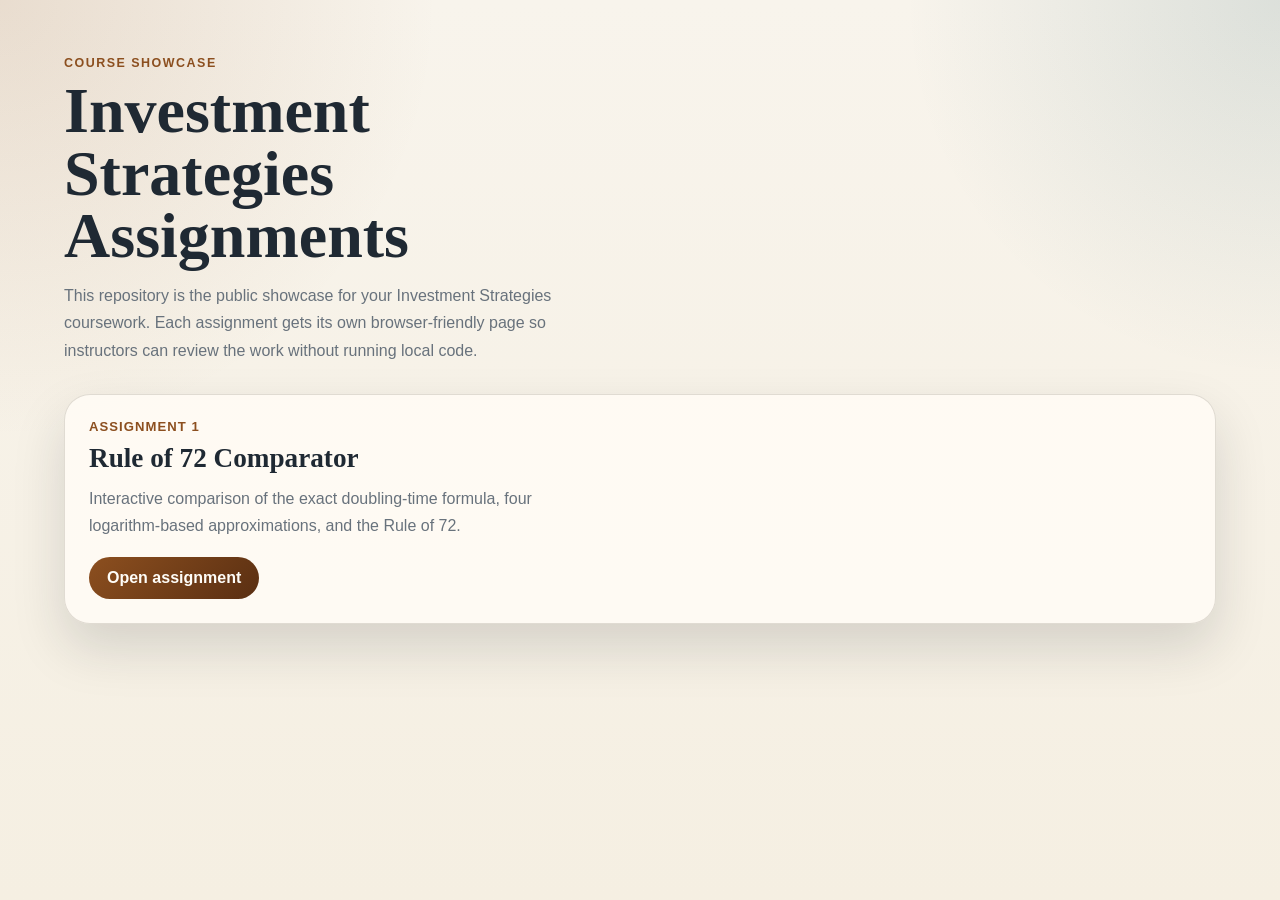
<file: docs/index.html>
<!DOCTYPE html>
<html lang="en">
<head>
  <meta charset="UTF-8">
  <meta name="viewport" content="width=device-width, initial-scale=1.0">
  <title>Investment Strategies Showcase</title>
  <link rel="stylesheet" href="./styles.css">
</head>
<body>
  <main class="page-shell">
    <section class="hero">
      <p class="eyebrow">Course Showcase</p>
      <h1>Investment Strategies Assignments</h1>
      <p class="hero-copy">
        This repository is the public showcase for your Investment Strategies coursework.
        Each assignment gets its own browser-friendly page so instructors can review the work
        without running local code.
      </p>
    </section>

    <section class="assignments">
      <article class="assignment-card">
        <div class="card-meta">Assignment 1</div>
        <h2>Rule of 72 Comparator</h2>
        <p>
          Interactive comparison of the exact doubling-time formula, four logarithm-based
          approximations, and the Rule of 72.
        </p>
        <a class="assignment-link" href="./investment-strategies/rule-of-72/">Open assignment</a>
      </article>
    </section>
  </main>
</body>
</html>
</file>
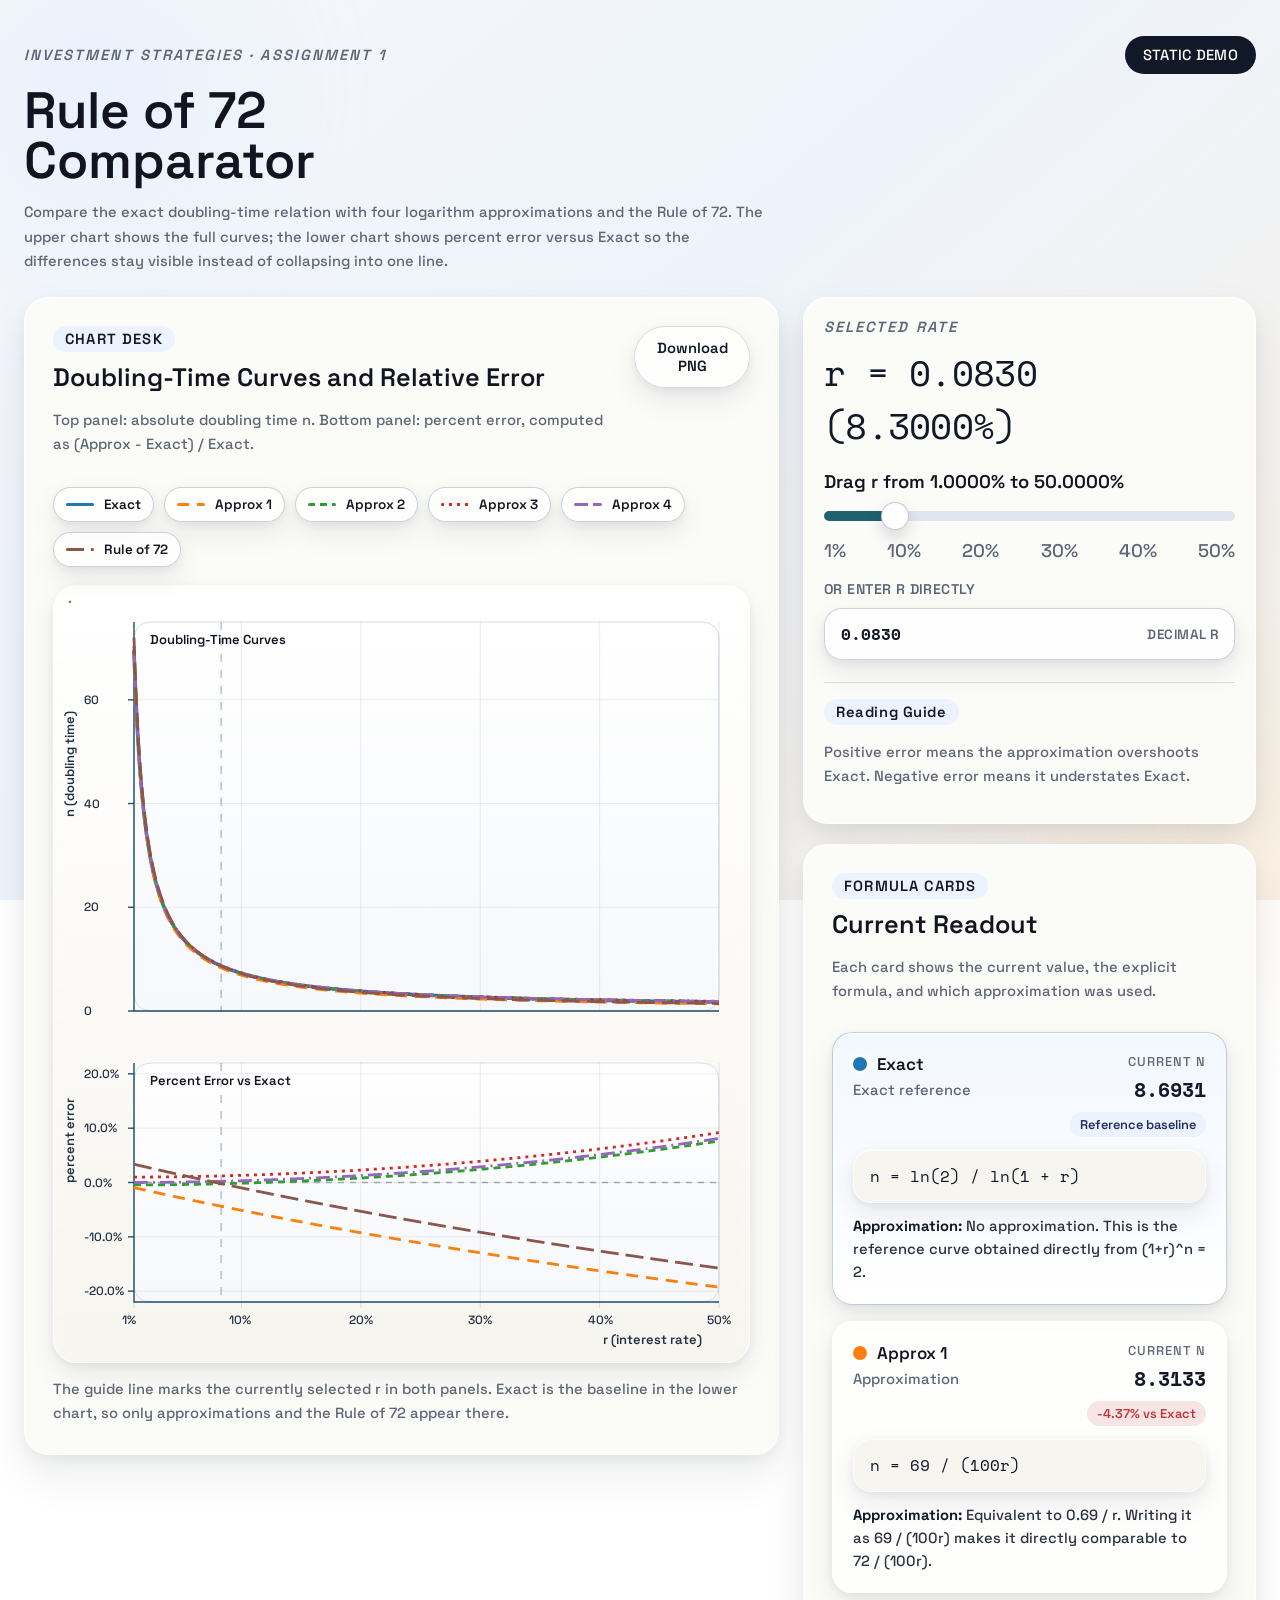
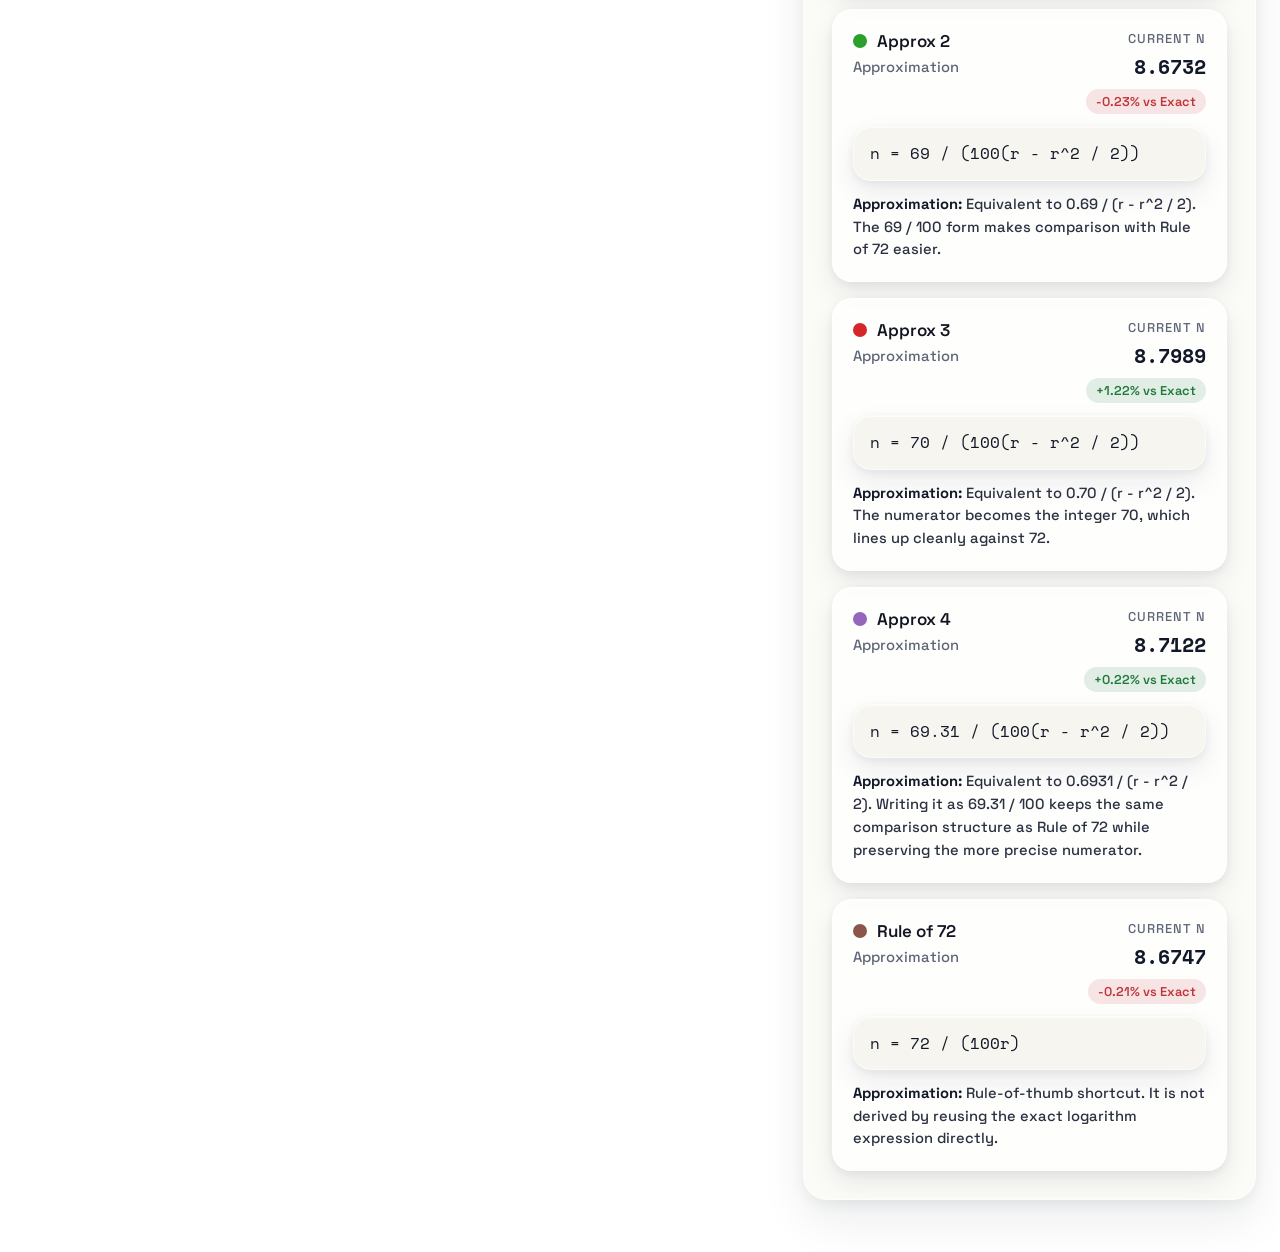
<file: docs/investment-strategies/rule-of-72/index.html>
<!DOCTYPE html>
<html lang="en">
<head>
  <meta charset="UTF-8">
  <meta name="viewport" content="width=device-width, initial-scale=1.0">
  <title>Rule of 72 Comparator</title>
  <link rel="stylesheet" href="./styles.css">
</head>
<body>
  <main class="page-shell">
    <section class="hero">
      <div class="hero-topline">
        <p class="eyebrow">Investment Strategies · Assignment 1</p>
        <span class="header-pill">Static Demo</span>
      </div>
      <h1>Rule of 72 Comparator</h1>
      <p class="hero-copy">
        Compare the exact doubling-time relation with four logarithm approximations and the Rule of 72.
        The upper chart shows the full curves; the lower chart shows percent error versus Exact so the
        differences stay visible instead of collapsing into one line.
      </p>
    </section>

    <section class="workspace">
      <section class="panel card chart-card">
        <div class="card-header">
          <div>
            <span class="badge">Chart Desk</span>
            <h2 class="section-title">Doubling-Time Curves and Relative Error</h2>
            <p class="subtle">
              Top panel: absolute doubling time n. Bottom panel: percent error, computed as
              (Approx - Exact) / Exact.
            </p>
          </div>
          <button id="downloadButton" class="ghost-button" type="button">Download PNG</button>
        </div>

        <div id="legendList" class="legend-row" aria-label="Formula legend"></div>

        <div class="canvas-wrap">
          <canvas id="chartCanvas" aria-label="Interactive Rule of 72 comparison chart"></canvas>
        </div>

        <p class="chart-footnote subtle">
          The guide line marks the currently selected r in both panels. Exact is the baseline in the
          lower chart, so only approximations and the Rule of 72 appear there.
        </p>
      </section>

      <aside class="controls">
        <section class="panel rate-panel">
          <div class="rate-header">
            <p class="eyebrow">Selected Rate</p>
            <div id="rateOutput" class="rate-value">r = 0.0830 (8.3000%)</div>
          </div>

          <label class="slider-label" for="rateSlider">Drag r from 1.0000% to 50.0000%</label>
          <input id="rateSlider" type="range" min="100" max="5000" step="1" value="830">
          <div class="slider-scale" aria-hidden="true">
            <span>1%</span>
            <span>10%</span>
            <span>20%</span>
            <span>30%</span>
            <span>40%</span>
            <span>50%</span>
          </div>

          <div class="rate-input-row">
            <label class="manual-rate-label" for="rateInput">Or enter r directly</label>
            <div class="manual-rate-wrap">
              <input id="rateInput" class="manual-rate-input" type="number" min="0.0100" max="0.5000" step="0.0001" value="0.0830" inputmode="decimal">
              <span class="manual-rate-unit">decimal r</span>
            </div>
          </div>

          <div class="rate-note">
            <span class="badge badge-title">Reading Guide</span>
            <p class="subtle">
              Positive error means the approximation overshoots Exact. Negative error means it
              understates Exact.
            </p>
          </div>
        </section>

        <section class="panel card formula-panel">
          <div class="card-header compact">
            <div>
              <span class="badge">Formula Cards</span>
              <h2 class="section-title">Current Readout</h2>
              <p class="subtle">
                Each card shows the current value, the explicit formula, and which approximation was used.
              </p>
            </div>
          </div>

          <div id="formulaCards" class="formula-cards"></div>
        </section>
      </aside>
    </section>
  </main>

  <script src="./app.js"></script>
</body>
</html>
</file>
<file: docs/styles.css>
:root {
  --bg: #f5efe2;
  --panel: rgba(255, 251, 244, 0.9);
  --panel-border: rgba(63, 55, 41, 0.16);
  --ink: #1f2933;
  --muted: #68727c;
  --accent: #8c4f1f;
  --accent-strong: #5a2f12;
  --shadow: 0 24px 52px rgba(26, 32, 37, 0.15);
  --display-font: "Palatino Linotype", "Book Antiqua", Baskerville, Georgia, serif;
  --body-font: "Avenir Next", "Segoe UI", "Helvetica Neue", sans-serif;
}

* {
  box-sizing: border-box;
}

body {
  margin: 0;
  min-height: 100vh;
  font-family: var(--body-font);
  color: var(--ink);
  background:
    radial-gradient(circle at left top, rgba(140, 79, 31, 0.14), transparent 28%),
    radial-gradient(circle at right top, rgba(20, 80, 93, 0.12), transparent 24%),
    linear-gradient(180deg, #f8f4ec 0%, var(--bg) 100%);
}

.page-shell {
  max-width: 1200px;
  margin: 0 auto;
  padding: 56px 24px 64px;
}

.hero {
  margin-bottom: 30px;
}

.eyebrow {
  margin: 0 0 10px;
  font-size: 0.78rem;
  font-weight: 700;
  letter-spacing: 0.12em;
  text-transform: uppercase;
  color: var(--accent);
}

h1,
h2 {
  margin: 0;
  font-family: var(--display-font);
  font-weight: 700;
}

h1 {
  max-width: 12ch;
  font-size: clamp(2.6rem, 5vw, 4.5rem);
  line-height: 0.98;
}

h2 {
  font-size: 1.7rem;
  line-height: 1.05;
}

.hero-copy {
  margin: 14px 0 0;
  max-width: 60ch;
  color: var(--muted);
  line-height: 1.7;
}

.assignments {
  display: grid;
  gap: 18px;
}

.assignment-card {
  padding: 24px;
  border-radius: 26px;
  background: var(--panel);
  border: 1px solid var(--panel-border);
  box-shadow: var(--shadow);
}

.card-meta {
  margin-bottom: 10px;
  font-size: 0.82rem;
  font-weight: 700;
  letter-spacing: 0.08em;
  text-transform: uppercase;
  color: var(--accent);
}

.assignment-card p {
  margin: 14px 0 0;
  color: var(--muted);
  line-height: 1.65;
  max-width: 56ch;
}

.assignment-link {
  display: inline-flex;
  margin-top: 18px;
  padding: 12px 18px;
  border-radius: 999px;
  text-decoration: none;
  font-weight: 700;
  color: #fffdf8;
  background: linear-gradient(135deg, var(--accent) 0%, var(--accent-strong) 100%);
}

@media (max-width: 720px) {
  .page-shell {
    padding: 32px 16px 40px;
  }

  .assignment-card {
    padding: 18px;
    border-radius: 22px;
  }
}
</file>
<file: docs/investment-strategies/rule-of-72/styles.css>
@font-face {
  font-family: "Space Grotesk";
  src: url("./assets/fonts/SpaceGrotesk-VariableFont_wght.woff2") format("woff2");
  font-weight: 300 700;
  font-style: normal;
  font-display: swap;
}

@font-face {
  font-family: "Space Mono";
  src: url("./assets/fonts/SpaceMono-Regular.woff2") format("woff2");
  font-weight: 400;
  font-style: normal;
  font-display: swap;
}

@font-face {
  font-family: "Space Mono";
  src: url("./assets/fonts/SpaceMono-Bold.woff2") format("woff2");
  font-weight: 700;
  font-style: normal;
  font-display: swap;
}

:root {
  --panel: #ffffff;
  --panel-soft: #f6f8fc;
  --surface: #fbfbf8;
  --surface-border: rgba(255, 255, 255, 0.7);
  --surface-shadow: 0 20px 45px rgba(12, 26, 44, 0.08),
    0 6px 16px rgba(12, 26, 44, 0.06),
    inset 0 1px 0 rgba(255, 255, 255, 0.7);
  --surface-shadow-soft: 0 12px 28px rgba(12, 26, 44, 0.08),
    0 3px 8px rgba(12, 26, 44, 0.06),
    inset 0 1px 0 rgba(255, 255, 255, 0.7);
  --border: #d5dbe6;
  --border-strong: #c1c9d6;
  --muted: #5d6576;
  --ink: #121521;
  --accent: #111827;
  --accent-soft: #edf2ff;
  --accent-line: #174a67;
  --success: #1f7a3d;
  --danger: #c1353a;
  --shadow: 0 18px 40px rgba(12, 26, 44, 0.08);
  --font-hero: 3.4rem;
  --font-large: 1.58rem;
  --font-medium: 1.15rem;
  --font-small: 0.92rem;
}

*,
*::before,
*::after {
  box-sizing: border-box;
}

html,
body {
  min-height: 100%;
}

body {
  margin: 0;
  font-family: "Space Grotesk", "Space Mono", ui-sans-serif, system-ui, sans-serif;
  font-weight: 500;
  color: var(--ink);
  background: linear-gradient(140deg, #f5f7fb 0%, #eef3fb 45%, #f8f1e6 100%);
  background-size: 100% 100%;
  background-position: center;
  background-repeat: no-repeat;
  background-attachment: fixed;
  font-size: var(--font-small);
}

body::before,
body::after {
  content: "";
  position: fixed;
  inset: auto;
  width: 420px;
  height: 420px;
  border-radius: 50%;
  filter: blur(60px);
  opacity: 0.35;
  pointer-events: none;
  z-index: -1;
}

body::before {
  background: radial-gradient(circle at center, #cfe4ff 0%, transparent 70%);
  top: -120px;
  left: -120px;
}

body::after {
  background: radial-gradient(circle at center, #ffe8c9 0%, transparent 70%);
  bottom: -140px;
  right: -100px;
}

button,
input {
  font: inherit;
}

.page-shell {
  max-width: 1420px;
  margin: 0 auto;
  padding: 36px 24px 52px;
}

.hero {
  margin-bottom: 24px;
}

.hero-topline {
  display: flex;
  align-items: center;
  justify-content: space-between;
  gap: 12px;
  margin-bottom: 12px;
}

.eyebrow {
  margin: 0;
  text-transform: uppercase;
  letter-spacing: 0.14em;
  font-size: var(--font-small);
  font-weight: 600;
  font-style: italic;
  color: var(--muted);
}

.header-pill {
  background: #111827;
  color: #ffffff;
  padding: 10px 18px;
  border-radius: 999px;
  font-size: var(--font-small);
  letter-spacing: 0.02em;
  text-transform: uppercase;
}

h1,
h2,
h3 {
  margin: 0;
  font-weight: 600;
  color: var(--ink);
}

h1 {
  font-size: clamp(2.5rem, 4vw, var(--font-hero));
  line-height: 0.98;
  max-width: 13ch;
}

h2 {
  font-size: var(--font-large);
}

.section-title {
  margin-top: 0.55rem;
  margin-bottom: 0.25rem;
}

.hero-copy,
.subtle {
  color: var(--muted);
  line-height: 1.65;
}

.hero-copy {
  max-width: 74ch;
  margin: 14px 0 0;
}

.workspace {
  display: grid;
  grid-template-columns: minmax(0, 1.5fr) minmax(340px, 0.9fr);
  gap: 24px;
  align-items: start;
}

.controls {
  display: flex;
  flex-direction: column;
  gap: 20px;
}

.panel {
  background: var(--surface);
  border: 1px solid var(--surface-border);
  border-radius: 24px;
  padding: 20px;
  box-shadow: var(--surface-shadow);
}

.card {
  padding: 28px;
}

.chart-card {
  min-width: 0;
}

.card-header {
  display: flex;
  align-items: flex-start;
  justify-content: space-between;
  gap: 16px;
  margin-bottom: 16px;
}

.card-header.compact {
  margin-bottom: 14px;
}

.badge {
  display: inline-flex;
  align-items: center;
  justify-content: center;
  padding: 4px 12px;
  border-radius: 999px;
  background: var(--accent-soft);
  color: var(--accent);
  font-size: var(--font-small);
  text-transform: uppercase;
  letter-spacing: 0.08em;
  font-weight: 600;
}

.badge-title {
  text-transform: none;
  letter-spacing: 0.04em;
}

.ghost-button {
  border: 1px solid var(--border);
  background: rgba(255, 255, 255, 0.72);
  color: var(--accent);
  border-radius: 999px;
  padding: 12px 18px;
  font-size: var(--font-small);
  font-weight: 600;
  cursor: pointer;
  box-shadow: var(--surface-shadow-soft);
  transition: transform 160ms ease, box-shadow 160ms ease, border-color 160ms ease;
}

.ghost-button:hover {
  transform: translateY(-1px);
  border-color: var(--border-strong);
  box-shadow: 0 16px 30px rgba(12, 26, 44, 0.1);
}

.legend-row {
  display: flex;
  flex-wrap: wrap;
  gap: 10px;
  margin-bottom: 18px;
}

.legend-pill {
  display: inline-flex;
  align-items: center;
  gap: 10px;
  padding: 8px 12px;
  border-radius: 999px;
  background: rgba(255, 255, 255, 0.74);
  border: 1px solid rgba(193, 201, 214, 0.82);
  box-shadow: var(--surface-shadow-soft);
}

.legend-line {
  display: block;
  width: 28px;
  height: 3px;
  border-radius: 999px;
  flex: 0 0 auto;
}

.legend-label {
  font-size: 0.84rem;
  font-weight: 600;
  color: var(--ink);
}

.canvas-wrap {
  border-radius: 24px;
  overflow: hidden;
  background: linear-gradient(180deg, rgba(255, 255, 255, 0.86) 0%, rgba(247, 245, 239, 0.96) 100%);
  border: 1px solid rgba(255, 255, 255, 0.68);
  box-shadow: var(--surface-shadow-soft);
  padding: 10px;
}

#chartCanvas {
  display: block;
  width: 100%;
  height: auto;
  border-radius: 18px;
}

.chart-footnote {
  margin: 14px 0 0;
}

.rate-header {
  margin-bottom: 18px;
}

.rate-value {
  margin-top: 10px;
  font-family: "Space Mono", ui-monospace, monospace;
  font-size: clamp(1.75rem, 2.8vw, 2.7rem);
  letter-spacing: -0.02em;
  color: var(--accent);
}

.slider-label {
  display: block;
  margin-bottom: 14px;
  font-size: var(--font-medium);
  font-weight: 600;
}

#rateSlider {
  -webkit-appearance: none;
  appearance: none;
  width: 100%;
  height: 10px;
  border-radius: 999px;
  background: linear-gradient(90deg, #1f6071 0%, #1f6071 var(--fill-percent, 38%), #dfe4ee var(--fill-percent, 38%), #dfe4ee 100%);
  outline: none;
  margin: 0;
}

#rateSlider::-webkit-slider-thumb {
  -webkit-appearance: none;
  appearance: none;
  width: 28px;
  height: 28px;
  border-radius: 50%;
  border: 1px solid rgba(193, 201, 214, 0.95);
  background: #ffffff;
  box-shadow: 0 8px 16px rgba(12, 26, 44, 0.14);
}

#rateSlider::-moz-range-track {
  height: 10px;
  border-radius: 999px;
  background: #dfe4ee;
}

#rateSlider::-moz-range-progress {
  height: 10px;
  border-radius: 999px;
  background: #1f6071;
}

#rateSlider::-moz-range-thumb {
  width: 28px;
  height: 28px;
  border-radius: 50%;
  border: 1px solid rgba(193, 201, 214, 0.95);
  background: #ffffff;
  box-shadow: 0 8px 16px rgba(12, 26, 44, 0.14);
}

.slider-scale {
  display: flex;
  justify-content: space-between;
  gap: 10px;
  margin-top: 14px;
  color: var(--muted);
  font-size: var(--font-medium);
}

.rate-input-row {
  margin-top: 18px;
}

.manual-rate-label {
  display: block;
  margin-bottom: 10px;
  color: var(--muted);
  font-size: 0.88rem;
  font-weight: 600;
  letter-spacing: 0.03em;
  text-transform: uppercase;
}

.manual-rate-wrap {
  display: flex;
  align-items: center;
  gap: 12px;
  padding: 12px 14px;
  border-radius: 18px;
  background: rgba(255, 255, 255, 0.78);
  border: 1px solid rgba(193, 201, 214, 0.82);
  box-shadow: var(--surface-shadow-soft);
}

.manual-rate-input {
  width: 100%;
  min-width: 0;
  border: 0;
  outline: none;
  background: transparent;
  color: var(--accent);
  font-family: "Space Mono", ui-monospace, monospace;
  font-size: 1.02rem;
  font-weight: 700;
}

.manual-rate-input::-webkit-outer-spin-button,
.manual-rate-input::-webkit-inner-spin-button {
  -webkit-appearance: none;
  margin: 0;
}

.manual-rate-input[type="number"] {
  -moz-appearance: textfield;
}

.manual-rate-unit {
  flex: 0 0 auto;
  color: var(--muted);
  font-size: 0.84rem;
  font-weight: 600;
  letter-spacing: 0.04em;
  text-transform: uppercase;
}

.rate-note {
  margin-top: 22px;
  padding-top: 16px;
  border-top: 1px solid var(--border);
}

.formula-cards {
  display: grid;
  gap: 16px;
}

.formula-card {
  padding: 20px;
  border-radius: 20px;
  background: rgba(255, 255, 255, 0.74);
  border: 1px solid rgba(255, 255, 255, 0.76);
  box-shadow: var(--surface-shadow-soft);
}

.formula-card.is-reference {
  border-color: rgba(23, 74, 103, 0.24);
  background: linear-gradient(180deg, rgba(242, 247, 255, 0.95) 0%, rgba(255, 255, 255, 0.86) 100%);
}

.formula-head {
  display: flex;
  align-items: flex-start;
  justify-content: space-between;
  gap: 14px;
  margin-bottom: 12px;
}

.formula-title-row {
  display: flex;
  align-items: center;
  gap: 10px;
  margin-bottom: 6px;
}

.swatch {
  width: 14px;
  height: 14px;
  border-radius: 999px;
  background: var(--formula-color);
  box-shadow: 0 0 0 3px rgba(255, 255, 255, 0.75);
}

.formula-name {
  font-size: 1.06rem;
  font-weight: 600;
}

.formula-role {
  color: var(--muted);
}

.formula-metric {
  text-align: right;
  min-width: 128px;
}

.metric-label {
  color: var(--muted);
  font-size: 0.8rem;
  text-transform: uppercase;
  letter-spacing: 0.08em;
}

.metric-value {
  margin-top: 4px;
  font-family: "Space Mono", ui-monospace, monospace;
  font-size: 1.26rem;
  font-weight: 700;
  color: var(--accent);
}

.delta-pill {
  display: inline-flex;
  align-items: center;
  justify-content: center;
  margin-top: 8px;
  padding: 4px 10px;
  border-radius: 999px;
  font-size: 0.8rem;
  font-weight: 600;
  background: #edf2ff;
  color: #22305d;
}

.delta-pill.positive {
  background: rgba(31, 122, 61, 0.12);
  color: var(--success);
}

.delta-pill.negative {
  background: rgba(193, 53, 58, 0.12);
  color: var(--danger);
}

.equation-block {
  margin: 0 0 12px;
  padding: 14px 16px;
  border-radius: 18px;
  background: #f6f5f0;
  border: 1px solid rgba(255, 255, 255, 0.64);
  box-shadow: var(--surface-shadow-soft);
  font-family: "Space Mono", ui-monospace, monospace;
  font-size: 0.98rem;
  line-height: 1.55;
  color: var(--accent);
  white-space: pre-wrap;
}

.formula-note {
  margin: 0;
  color: #2b3140;
  line-height: 1.55;
}

.formula-note strong {
  color: var(--accent);
}

@media (max-width: 1120px) {
  .workspace {
    grid-template-columns: 1fr;
  }
}

@media (max-width: 780px) {
  .page-shell {
    padding: 24px 14px 36px;
  }

  .hero-topline,
  .card-header,
  .formula-head {
    flex-direction: column;
    align-items: flex-start;
  }

  .card,
  .panel {
    padding: 18px;
    border-radius: 20px;
  }

  .formula-metric {
    text-align: left;
    min-width: 0;
  }

  .manual-rate-wrap {
    flex-direction: column;
    align-items: flex-start;
  }
}
</file>
